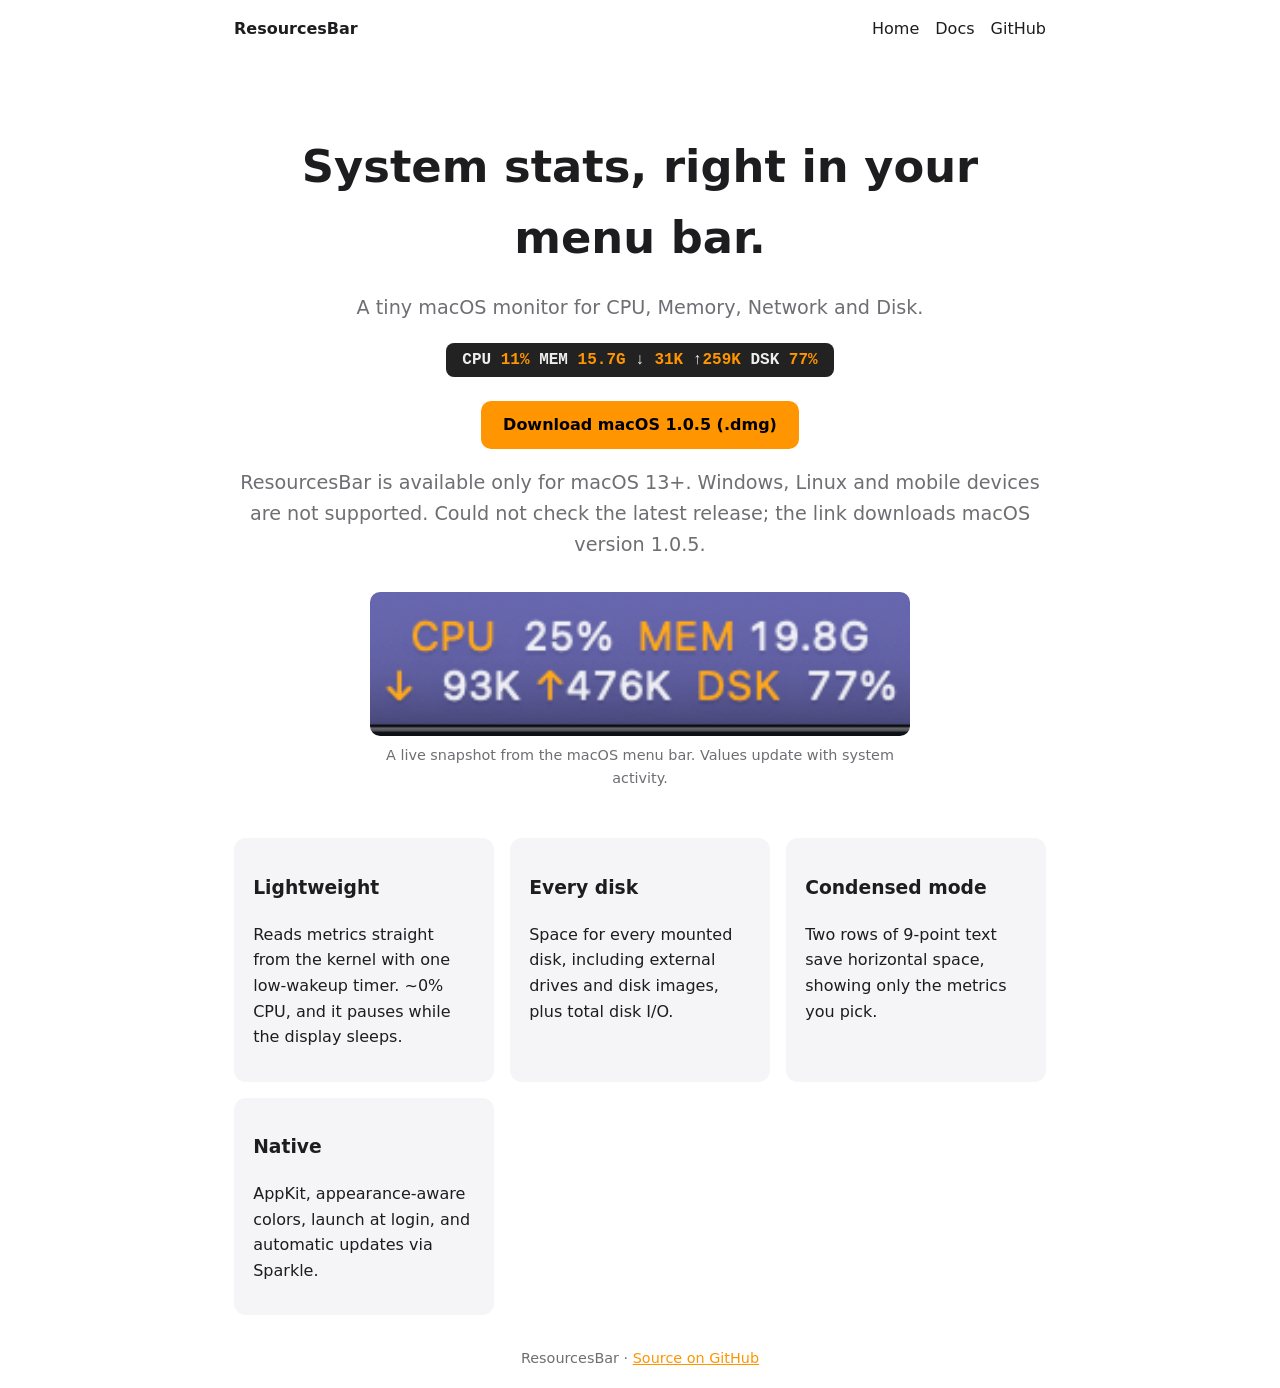
<file: docs/index.html>
<!doctype html><html lang="en"><head><meta charset="utf-8"><meta name="viewport" content="width=device-width,initial-scale=1"><link rel="stylesheet" href="assets/style.css"><title>ResourcesBar – CPU, memory, network and disk in your Mac menu bar</title><meta name="description" content="A tiny macOS menu bar monitor for CPU, memory, network and disk."></head><body><header><strong>ResourcesBar</strong><nav><a href="index.html">Home</a><a href="docs.html">Docs</a><a href="https://github.com/thorrsson/mac-resources-bar">GitHub</a></nav></header><main>
<section class="hero"><h1>System stats, right in your menu bar.</h1><p>A tiny macOS monitor for CPU, Memory, Network and Disk.</p>
<div class="bar">CPU <b>11%</b>  MEM <b>15.7G</b>  ↓ <b>31K</b> ↑<b>259K</b>  DSK <b>77%</b></div><br>
<a class="btn" id="download-link" href="https://github.com/thorrsson/mac-resources-bar/releases/download/v1.0.5/ResourcesBar-1.0.5.dmg">Download macOS 1.0.5 (.dmg)</a>
<p id="download-status" role="status">Requires macOS 13+. Windows and Linux are not supported.</p>
<script src="assets/download.js" defer></script>
<figure class="app-shot"><img src="assets/menu-bar.png" alt="ResourcesBar showing live CPU, memory, network, and disk metrics in the macOS menu bar"><figcaption>A live snapshot from the macOS menu bar. Values update with system activity.</figcaption></figure></section>
<section class="grid">
<div class="card"><h3>Lightweight</h3><p>Reads metrics straight from the kernel with one low-wakeup timer. ~0% CPU, and it pauses while the display sleeps.</p></div>
<div class="card"><h3>Every disk</h3><p>Space for every mounted disk, including external drives and disk images, plus total disk I/O.</p></div>
<div class="card"><h3>Condensed mode</h3><p>Two rows of 9-point text save horizontal space, showing only the metrics you pick.</p></div>
<div class="card"><h3>Native</h3><p>AppKit, appearance-aware colors, launch at login, and automatic updates via Sparkle.</p></div>
</section></main><footer>ResourcesBar &middot; <a href="https://github.com/thorrsson/mac-resources-bar">Source on GitHub</a></footer></body></html>
</file>
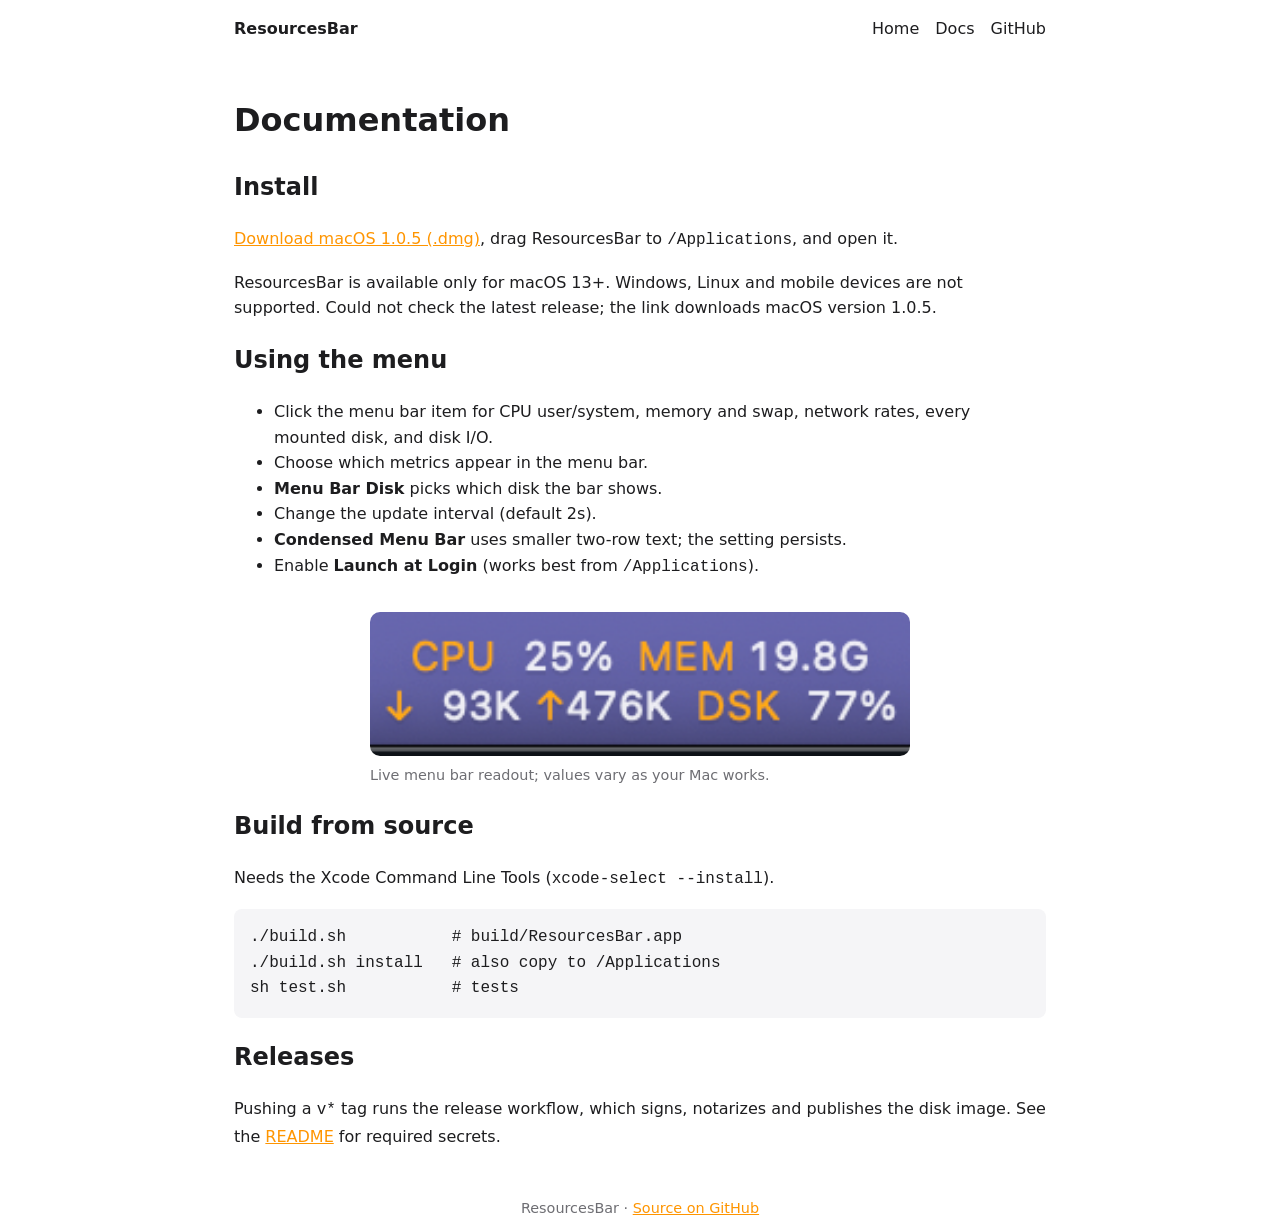
<file: docs/docs.html>
<!doctype html><html lang="en"><head><meta charset="utf-8"><meta name="viewport" content="width=device-width,initial-scale=1"><link rel="stylesheet" href="assets/style.css"><title>ResourcesBar Docs</title></head><body><header><strong>ResourcesBar</strong><nav><a href="index.html">Home</a><a href="docs.html">Docs</a><a href="https://github.com/thorrsson/mac-resources-bar">GitHub</a></nav></header><main><h1>Documentation</h1>
<h2>Install</h2><p><a id="download-link" href="https://github.com/thorrsson/mac-resources-bar/releases/download/v1.0.5/ResourcesBar-1.0.5.dmg">Download macOS 1.0.5 (.dmg)</a>, drag ResourcesBar to <code>/Applications</code>, and open it.</p>
<p id="download-status" role="status">Requires macOS 13+. Windows and Linux are not supported.</p>
<script src="assets/download.js" defer></script>
<h2>Using the menu</h2><ul><li>Click the menu bar item for CPU user/system, memory and swap, network rates, every mounted disk, and disk I/O.</li>
<li>Choose which metrics appear in the menu bar.</li><li><strong>Menu Bar Disk</strong> picks which disk the bar shows.</li>
<li>Change the update interval (default 2s).</li><li><strong>Condensed Menu Bar</strong> uses smaller two-row text; the setting persists.</li>
<li>Enable <strong>Launch at Login</strong> (works best from <code>/Applications</code>).</li></ul>
<figure class="app-shot"><img src="assets/menu-bar.png" alt="ResourcesBar showing live CPU, memory, network, and disk metrics in the macOS menu bar"><figcaption>Live menu bar readout; values vary as your Mac works.</figcaption></figure>
<h2>Build from source</h2><p>Needs the Xcode Command Line Tools (<code>xcode-select --install</code>).</p>
<pre>./build.sh           # build/ResourcesBar.app
./build.sh install   # also copy to /Applications
sh test.sh           # tests</pre>
<h2>Releases</h2><p>Pushing a <code>v*</code> tag runs the release workflow, which signs, notarizes and publishes the disk image. See the <a href="https://github.com/thorrsson/mac-resources-bar#releases">README</a> for required secrets.</p>
</main><footer>ResourcesBar &middot; <a href="https://github.com/thorrsson/mac-resources-bar">Source on GitHub</a></footer></body></html>
</file>
<file: docs/assets/style.css>
:root{--bg:#fff;--fg:#1d1d1f;--mute:#6e6e73;--accent:#ff9500;--card:#f5f5f7}
@media(prefers-color-scheme:dark){:root{--bg:#111;--fg:#f5f5f7;--mute:#a1a1a6;--card:#1c1c1e}}
*{box-sizing:border-box}body{margin:0;font:16px/1.6 -apple-system,system-ui,sans-serif;background:var(--bg);color:var(--fg)}
a{color:var(--accent)}header,main,footer{max-width:860px;margin:auto;padding:1rem 1.5rem}
header{display:flex;justify-content:space-between;align-items:center}header nav a{margin-left:1rem;text-decoration:none;color:var(--fg)}
.hero{text-align:center;padding:3rem 0}.hero h1{font-size:2.8rem;margin:.2em}.hero p{color:var(--mute);font-size:1.2rem}
.bar{display:inline-block;font:600 1rem ui-monospace,Menlo,monospace;background:#222;color:#eee;padding:.5rem 1rem;border-radius:8px}
.bar b{color:var(--accent)}.btn{display:inline-block;margin-top:1.5rem;padding:.7rem 1.4rem;background:var(--accent);color:#000;border-radius:10px;text-decoration:none;font-weight:600}
.app-shot{margin:2rem auto 0;max-width:540px}.app-shot img{display:block;width:100%;height:auto;border-radius:10px;background:#222}.app-shot figcaption{margin-top:.5rem;color:var(--mute);font-size:.9rem}
.grid{display:grid;grid-template-columns:repeat(auto-fit,minmax(240px,1fr));gap:1rem}.card{background:var(--card);padding:1rem 1.2rem;border-radius:12px}
pre,code{font-family:ui-monospace,Menlo,monospace}pre{background:var(--card);padding:1rem;border-radius:8px;overflow:auto}
footer{color:var(--mute);font-size:.9rem;text-align:center}
</file>
